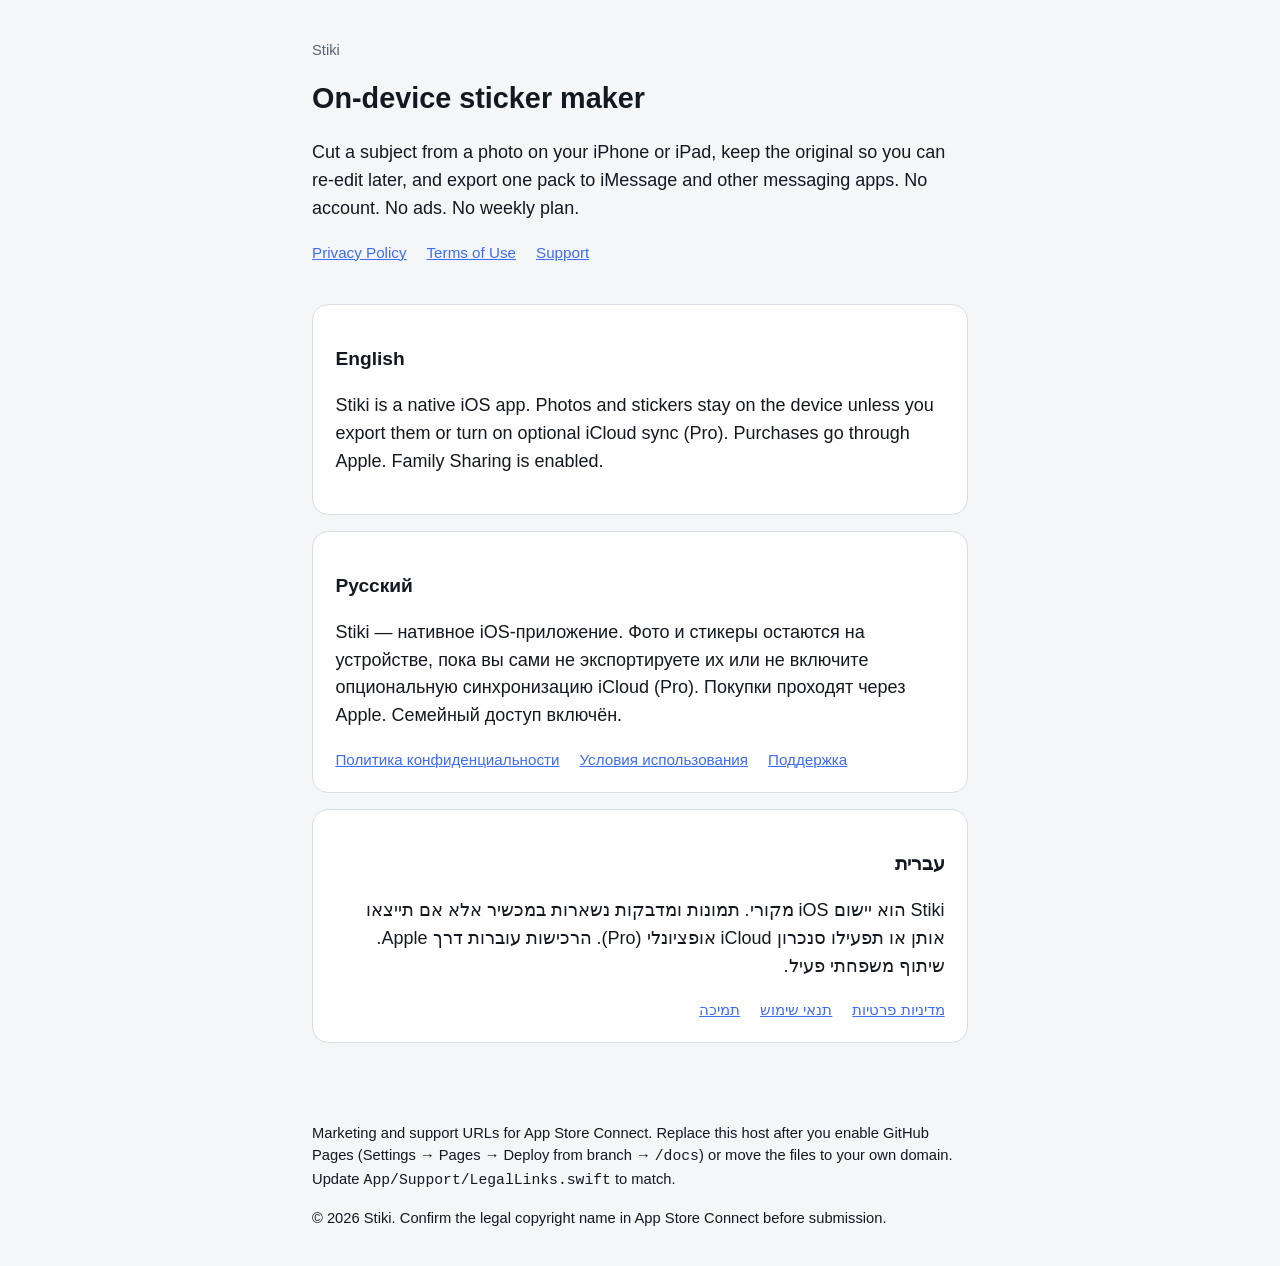
<file: docs/index.html>
<!DOCTYPE html>
<html lang="en">
<head>
  <meta charset="utf-8">
  <meta name="viewport" content="width=device-width, initial-scale=1">
  <title>Stiki</title>
  <link rel="stylesheet" href="assets/site.css">
</head>
<body>
  <header>
    <p class="muted">Stiki</p>
    <h1>On-device sticker maker</h1>
    <p>Cut a subject from a photo on your iPhone or iPad, keep the original so you can re-edit later, and export one pack to iMessage and other messaging apps. No account. No ads. No weekly plan.</p>
    <nav aria-label="Legal">
      <a href="privacy.html">Privacy Policy</a>
      <a href="terms.html">Terms of Use</a>
      <a href="support.html">Support</a>
    </nav>
  </header>
  <main>
    <section lang="en" id="en">
      <h2>English</h2>
      <p>Stiki is a native iOS app. Photos and stickers stay on the device unless you export them or turn on optional iCloud sync (Pro). Purchases go through Apple. Family Sharing is enabled.</p>
    </section>
    <section lang="ru" id="ru">
      <h2>Русский</h2>
      <p>Stiki — нативное iOS-приложение. Фото и стикеры остаются на устройстве, пока вы сами не экспортируете их или не включите опциональную синхронизацию iCloud (Pro). Покупки проходят через Apple. Семейный доступ включён.</p>
      <nav>
        <a href="privacy.html#ru">Политика конфиденциальности</a>
        <a href="terms.html#ru">Условия использования</a>
        <a href="support.html#ru">Поддержка</a>
      </nav>
    </section>
    <section lang="he" id="he" dir="rtl">
      <h2>עברית</h2>
      <p>Stiki הוא יישום iOS מקורי. תמונות ומדבקות נשארות במכשיר אלא אם תייצאו אותן או תפעילו סנכרון iCloud אופציונלי (Pro). הרכישות עוברות דרך Apple. שיתוף משפחתי פעיל.</p>
      <nav>
        <a href="privacy.html#he">מדיניות פרטיות</a>
        <a href="terms.html#he">תנאי שימוש</a>
        <a href="support.html#he">תמיכה</a>
      </nav>
    </section>
  </main>
  <footer>
    <p>Marketing and support URLs for App Store Connect. Replace this host after you enable GitHub Pages (Settings → Pages → Deploy from branch → <code>/docs</code>) or move the files to your own domain. Update <code>App/Support/LegalLinks.swift</code> to match.</p>
    <p>© 2026 Stiki. Confirm the legal copyright name in App Store Connect before submission.</p>
  </footer>
</body>
</html>
</file>
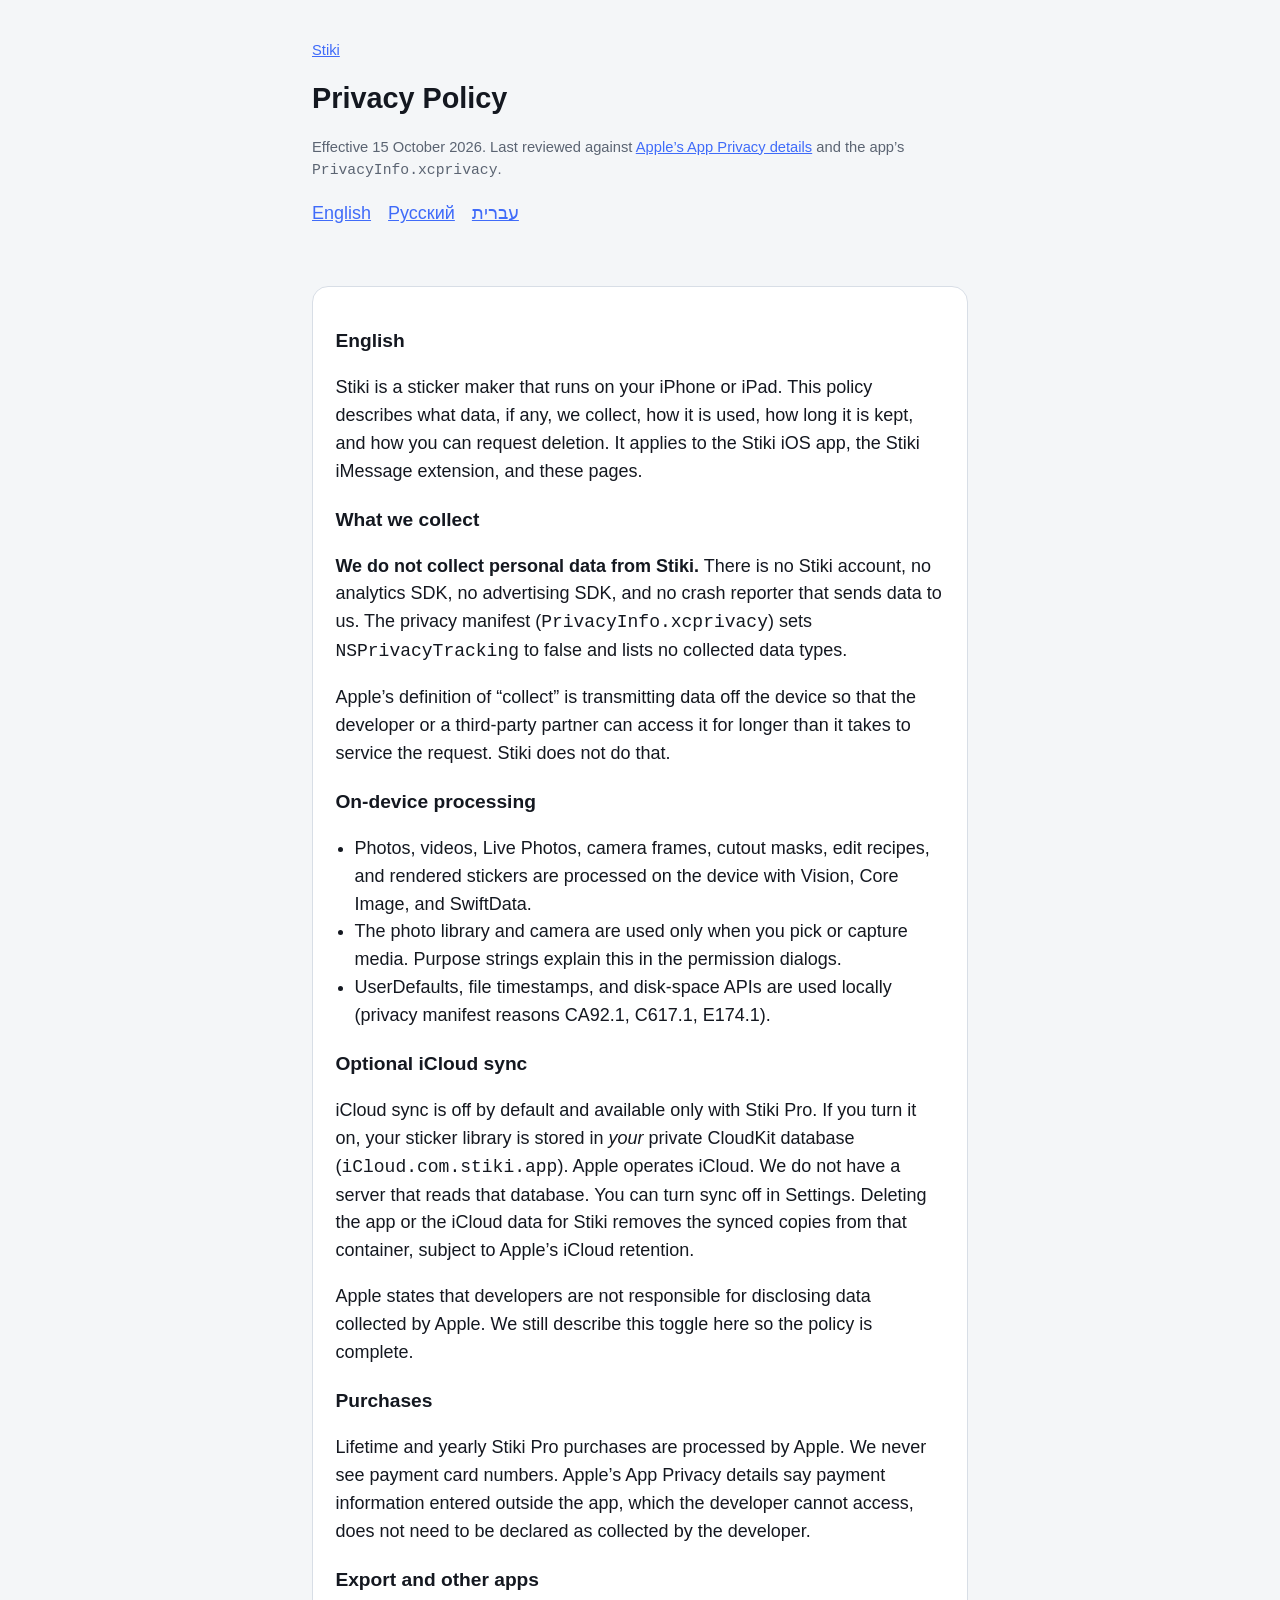
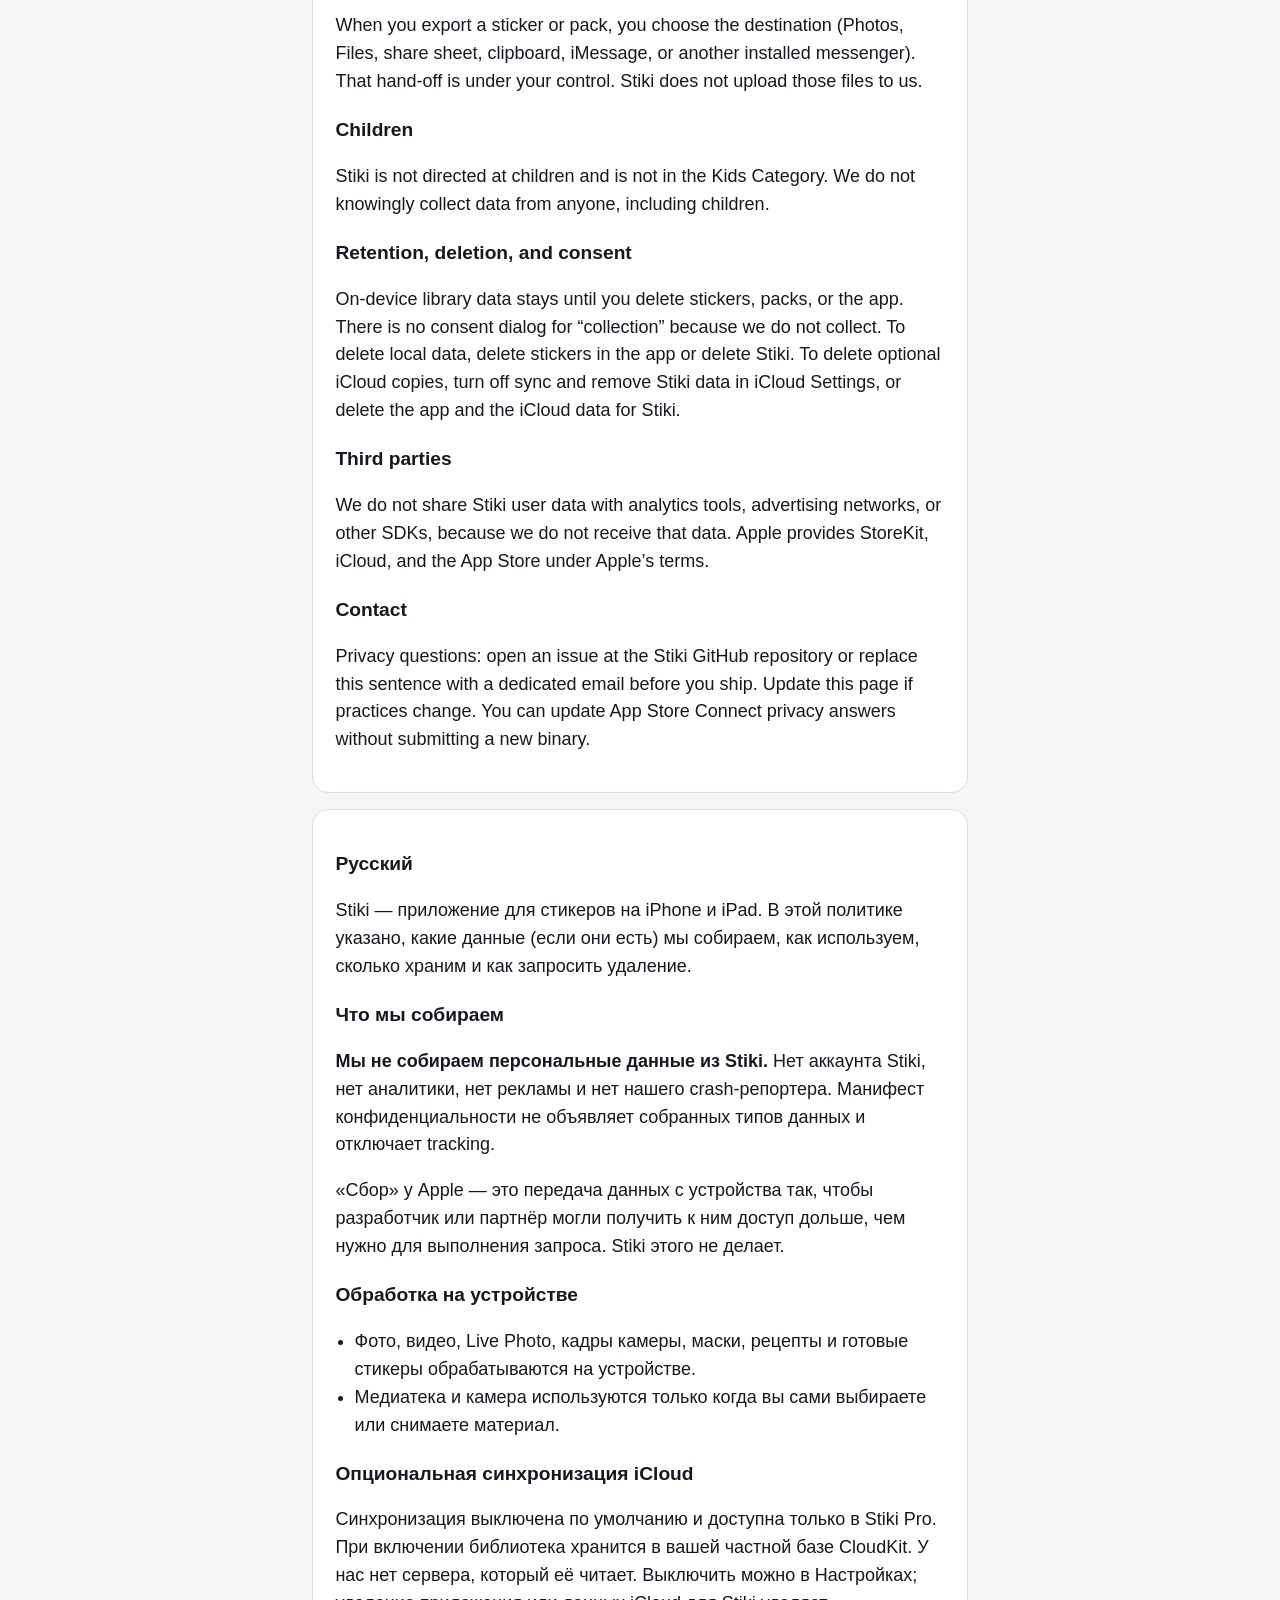
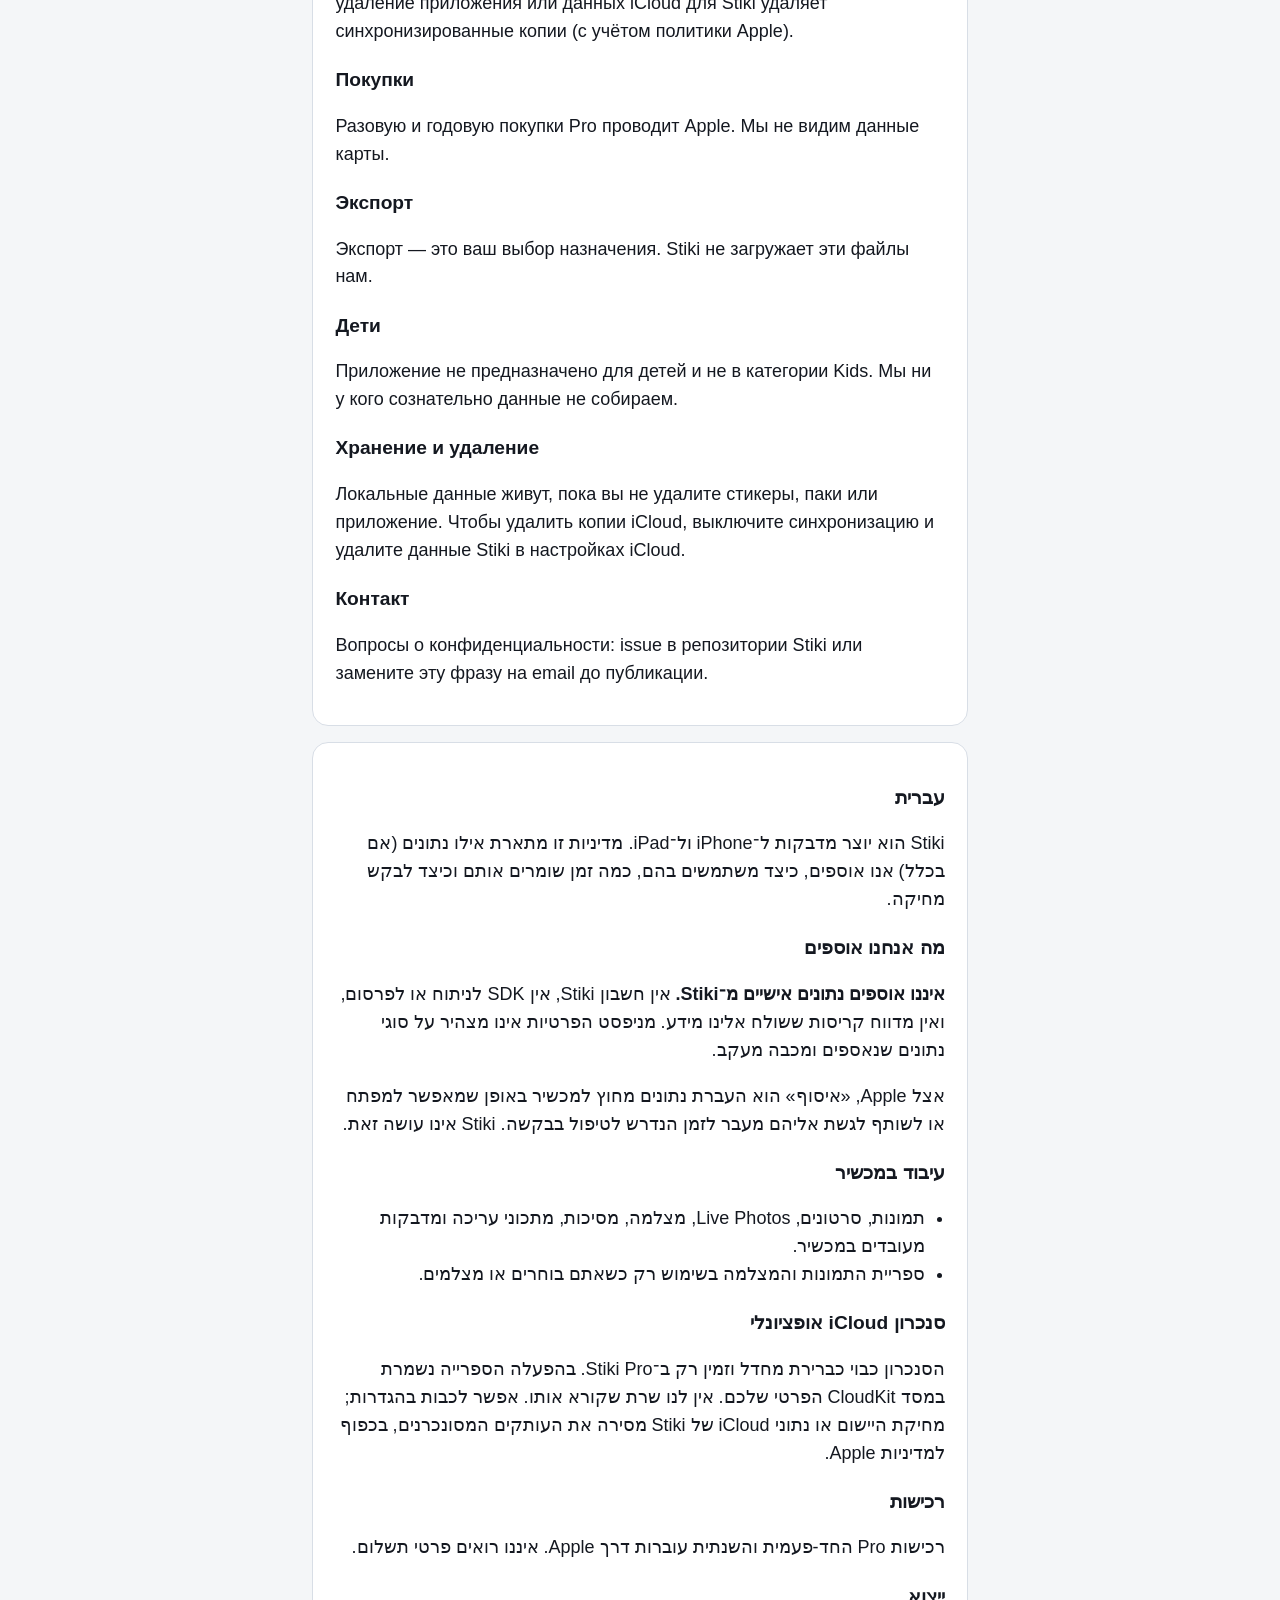
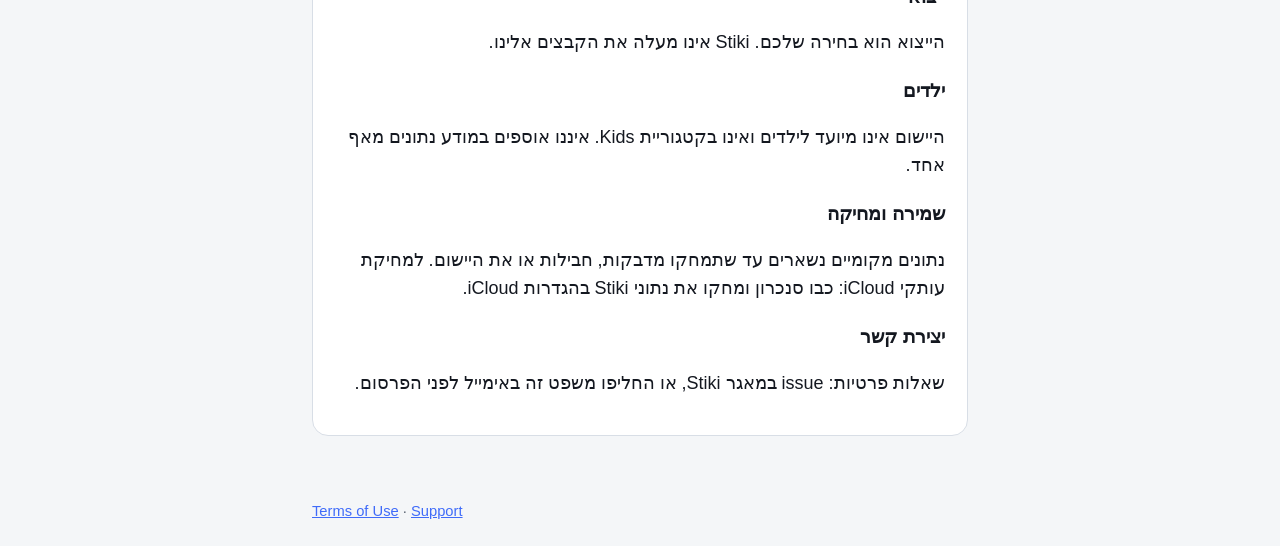
<file: docs/privacy.html>
<!DOCTYPE html>
<html lang="en">
<head>
  <meta charset="utf-8">
  <meta name="viewport" content="width=device-width, initial-scale=1">
  <title>Stiki Privacy Policy</title>
  <link rel="stylesheet" href="assets/site.css">
</head>
<body>
  <header>
    <p class="muted"><a href="index.html">Stiki</a></p>
    <h1>Privacy Policy</h1>
    <p class="muted">Effective 15 October 2026. Last reviewed against <a href="https://developer.apple.com/app-store/app-privacy-details/">Apple’s App Privacy details</a> and the app’s <code>PrivacyInfo.xcprivacy</code>.</p>
    <p class="langs"><a href="#en">English</a> <a href="#ru">Русский</a> <a href="#he">עברית</a></p>
  </header>
  <main>
    <section lang="en" id="en">
      <h2>English</h2>
      <p>Stiki is a sticker maker that runs on your iPhone or iPad. This policy describes what data, if any, we collect, how it is used, how long it is kept, and how you can request deletion. It applies to the Stiki iOS app, the Stiki iMessage extension, and these pages.</p>
      <h2>What we collect</h2>
      <p><strong>We do not collect personal data from Stiki.</strong> There is no Stiki account, no analytics SDK, no advertising SDK, and no crash reporter that sends data to us. The privacy manifest (<code>PrivacyInfo.xcprivacy</code>) sets <code>NSPrivacyTracking</code> to false and lists no collected data types.</p>
      <p>Apple’s definition of “collect” is transmitting data off the device so that the developer or a third-party partner can access it for longer than it takes to service the request. Stiki does not do that.</p>
      <h2>On-device processing</h2>
      <ul>
        <li>Photos, videos, Live Photos, camera frames, cutout masks, edit recipes, and rendered stickers are processed on the device with Vision, Core Image, and SwiftData.</li>
        <li>The photo library and camera are used only when you pick or capture media. Purpose strings explain this in the permission dialogs.</li>
        <li>UserDefaults, file timestamps, and disk-space APIs are used locally (privacy manifest reasons CA92.1, C617.1, E174.1).</li>
      </ul>
      <h2>Optional iCloud sync</h2>
      <p>iCloud sync is off by default and available only with Stiki Pro. If you turn it on, your sticker library is stored in <em>your</em> private CloudKit database (<code>iCloud.com.stiki.app</code>). Apple operates iCloud. We do not have a server that reads that database. You can turn sync off in Settings. Deleting the app or the iCloud data for Stiki removes the synced copies from that container, subject to Apple’s iCloud retention.</p>
      <p>Apple states that developers are not responsible for disclosing data collected by Apple. We still describe this toggle here so the policy is complete.</p>
      <h2>Purchases</h2>
      <p>Lifetime and yearly Stiki Pro purchases are processed by Apple. We never see payment card numbers. Apple’s App Privacy details say payment information entered outside the app, which the developer cannot access, does not need to be declared as collected by the developer.</p>
      <h2>Export and other apps</h2>
      <p>When you export a sticker or pack, you choose the destination (Photos, Files, share sheet, clipboard, iMessage, or another installed messenger). That hand-off is under your control. Stiki does not upload those files to us.</p>
      <h2>Children</h2>
      <p>Stiki is not directed at children and is not in the Kids Category. We do not knowingly collect data from anyone, including children.</p>
      <h2>Retention, deletion, and consent</h2>
      <p>On-device library data stays until you delete stickers, packs, or the app. There is no consent dialog for “collection” because we do not collect. To delete local data, delete stickers in the app or delete Stiki. To delete optional iCloud copies, turn off sync and remove Stiki data in iCloud Settings, or delete the app and the iCloud data for Stiki.</p>
      <h2>Third parties</h2>
      <p>We do not share Stiki user data with analytics tools, advertising networks, or other SDKs, because we do not receive that data. Apple provides StoreKit, iCloud, and the App Store under Apple’s terms.</p>
      <h2>Contact</h2>
      <p>Privacy questions: open an issue at the Stiki GitHub repository or replace this sentence with a dedicated email before you ship. Update this page if practices change. You can update App Store Connect privacy answers without submitting a new binary.</p>
    </section>

    <section lang="ru" id="ru">
      <h2>Русский</h2>
      <p>Stiki — приложение для стикеров на iPhone и iPad. В этой политике указано, какие данные (если они есть) мы собираем, как используем, сколько храним и как запросить удаление.</p>
      <h2>Что мы собираем</h2>
      <p><strong>Мы не собираем персональные данные из Stiki.</strong> Нет аккаунта Stiki, нет аналитики, нет рекламы и нет нашего crash-репортера. Манифест конфиденциальности не объявляет собранных типов данных и отключает tracking.</p>
      <p>«Сбор» у Apple — это передача данных с устройства так, чтобы разработчик или партнёр могли получить к ним доступ дольше, чем нужно для выполнения запроса. Stiki этого не делает.</p>
      <h2>Обработка на устройстве</h2>
      <ul>
        <li>Фото, видео, Live Photo, кадры камеры, маски, рецепты и готовые стикеры обрабатываются на устройстве.</li>
        <li>Медиатека и камера используются только когда вы сами выбираете или снимаете материал.</li>
      </ul>
      <h2>Опциональная синхронизация iCloud</h2>
      <p>Синхронизация выключена по умолчанию и доступна только в Stiki Pro. При включении библиотека хранится в вашей частной базе CloudKit. У нас нет сервера, который её читает. Выключить можно в Настройках; удаление приложения или данных iCloud для Stiki удаляет синхронизированные копии (с учётом политики Apple).</p>
      <h2>Покупки</h2>
      <p>Разовую и годовую покупки Pro проводит Apple. Мы не видим данные карты.</p>
      <h2>Экспорт</h2>
      <p>Экспорт — это ваш выбор назначения. Stiki не загружает эти файлы нам.</p>
      <h2>Дети</h2>
      <p>Приложение не предназначено для детей и не в категории Kids. Мы ни у кого сознательно данные не собираем.</p>
      <h2>Хранение и удаление</h2>
      <p>Локальные данные живут, пока вы не удалите стикеры, паки или приложение. Чтобы удалить копии iCloud, выключите синхронизацию и удалите данные Stiki в настройках iCloud.</p>
      <h2>Контакт</h2>
      <p>Вопросы о конфиденциальности: issue в репозитории Stiki или замените эту фразу на email до публикации.</p>
    </section>

    <section lang="he" id="he" dir="rtl">
      <h2>עברית</h2>
      <p>Stiki הוא יוצר מדבקות ל־iPhone ול־iPad. מדיניות זו מתארת אילו נתונים (אם בכלל) אנו אוספים, כיצד משתמשים בהם, כמה זמן שומרים אותם וכיצד לבקש מחיקה.</p>
      <h2>מה אנחנו אוספים</h2>
      <p><strong>איננו אוספים נתונים אישיים מ־Stiki.</strong> אין חשבון Stiki, אין SDK לניתוח או לפרסום, ואין מדווח קריסות ששולח אלינו מידע. מניפסט הפרטיות אינו מצהיר על סוגי נתונים שנאספים ומכבה מעקב.</p>
      <p>אצל Apple, «איסוף» הוא העברת נתונים מחוץ למכשיר באופן שמאפשר למפתח או לשותף לגשת אליהם מעבר לזמן הנדרש לטיפול בבקשה. Stiki אינו עושה זאת.</p>
      <h2>עיבוד במכשיר</h2>
      <ul>
        <li>תמונות, סרטונים, Live Photos, מצלמה, מסיכות, מתכוני עריכה ומדבקות מעובדים במכשיר.</li>
        <li>ספריית התמונות והמצלמה בשימוש רק כשאתם בוחרים או מצלמים.</li>
      </ul>
      <h2>סנכרון iCloud אופציונלי</h2>
      <p>הסנכרון כבוי כברירת מחדל וזמין רק ב־Stiki Pro. בהפעלה הספרייה נשמרת במסד CloudKit הפרטי שלכם. אין לנו שרת שקורא אותו. אפשר לכבות בהגדרות; מחיקת היישום או נתוני iCloud של Stiki מסירה את העותקים המסונכרנים, בכפוף למדיניות Apple.</p>
      <h2>רכישות</h2>
      <p>רכישות Pro החד-פעמית והשנתית עוברות דרך Apple. איננו רואים פרטי תשלום.</p>
      <h2>ייצוא</h2>
      <p>הייצוא הוא בחירה שלכם. Stiki אינו מעלה את הקבצים אלינו.</p>
      <h2>ילדים</h2>
      <p>היישום אינו מיועד לילדים ואינו בקטגוריית Kids. איננו אוספים במודע נתונים מאף אחד.</p>
      <h2>שמירה ומחיקה</h2>
      <p>נתונים מקומיים נשארים עד שתמחקו מדבקות, חבילות או את היישום. למחיקת עותקי iCloud: כבו סנכרון ומחקו את נתוני Stiki בהגדרות iCloud.</p>
      <h2>יצירת קשר</h2>
      <p>שאלות פרטיות: issue במאגר Stiki, או החליפו משפט זה באימייל לפני הפרסום.</p>
    </section>
  </main>
  <footer>
    <a href="terms.html">Terms of Use</a> · <a href="support.html">Support</a>
  </footer>
</body>
</html>
</file>
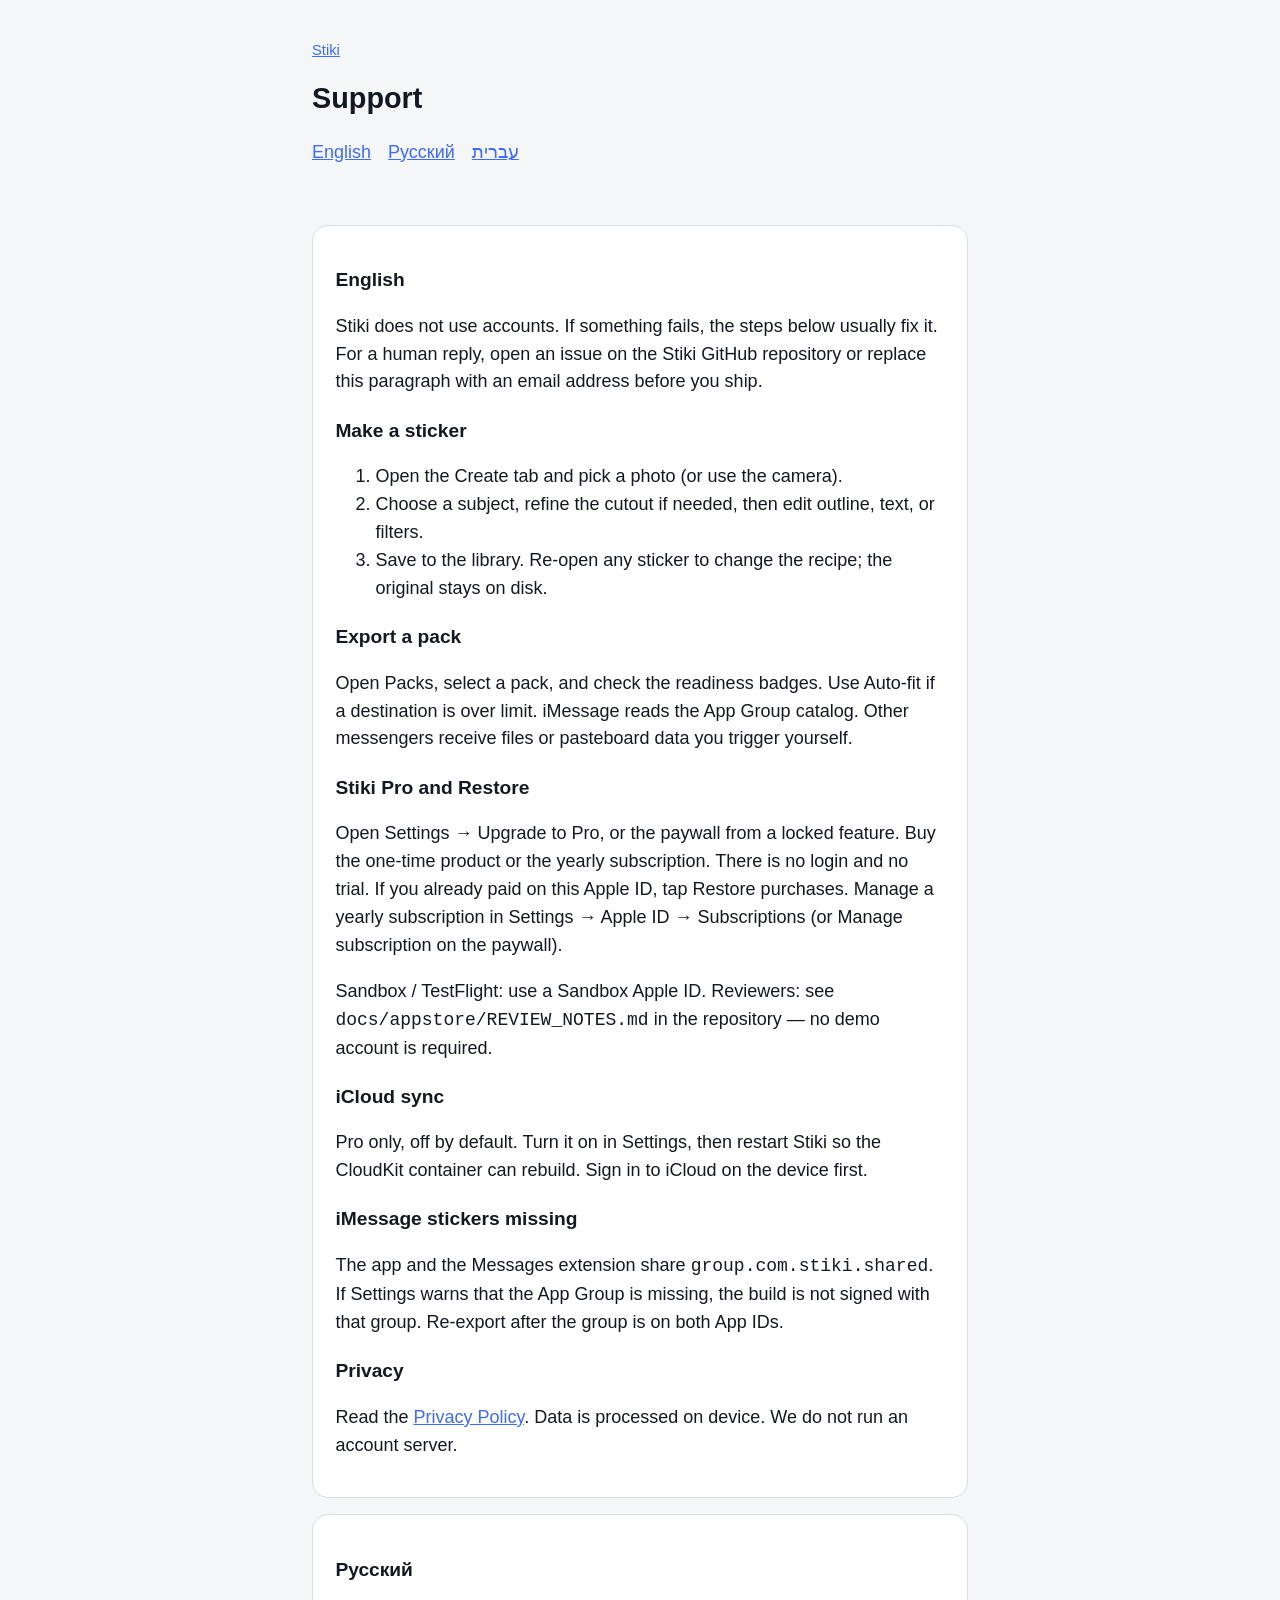
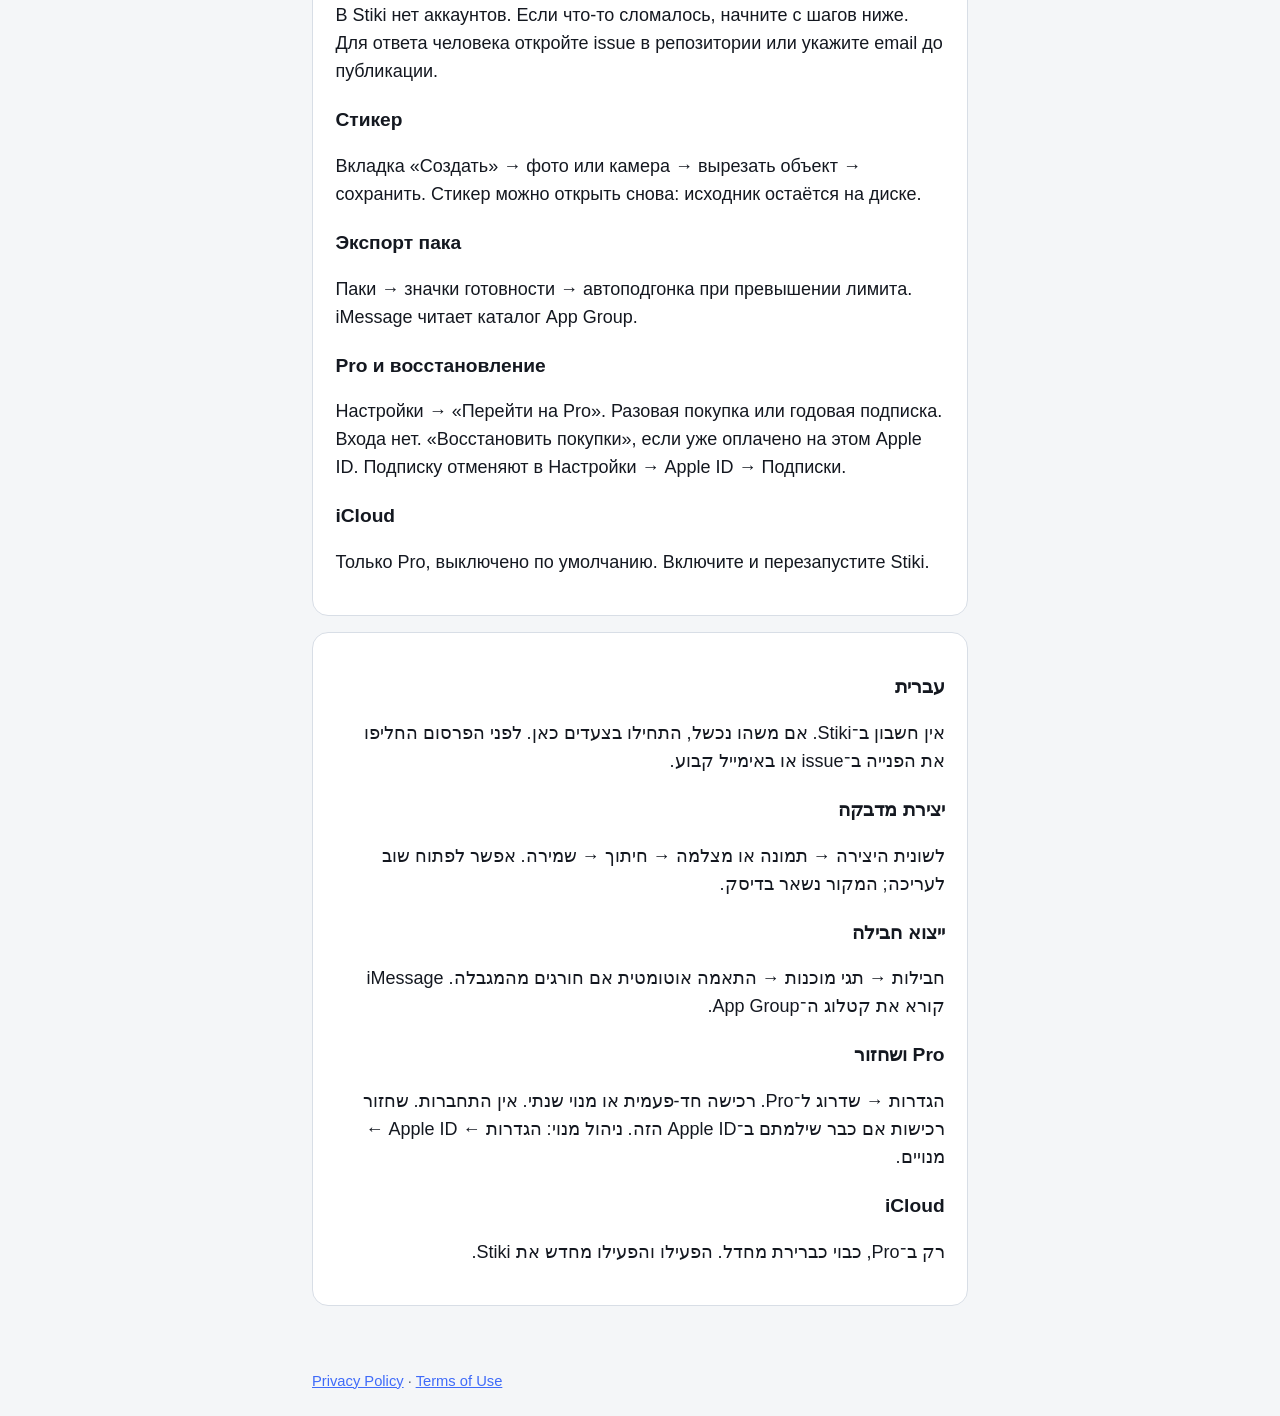
<file: docs/support.html>
<!DOCTYPE html>
<html lang="en">
<head>
  <meta charset="utf-8">
  <meta name="viewport" content="width=device-width, initial-scale=1">
  <title>Stiki Support</title>
  <link rel="stylesheet" href="assets/site.css">
</head>
<body>
  <header>
    <p class="muted"><a href="index.html">Stiki</a></p>
    <h1>Support</h1>
    <p class="langs"><a href="#en">English</a> <a href="#ru">Русский</a> <a href="#he">עברית</a></p>
  </header>
  <main>
    <section lang="en" id="en">
      <h2>English</h2>
      <p>Stiki does not use accounts. If something fails, the steps below usually fix it. For a human reply, open an issue on the Stiki GitHub repository or replace this paragraph with an email address before you ship.</p>
      <h2>Make a sticker</h2>
      <ol>
        <li>Open the Create tab and pick a photo (or use the camera).</li>
        <li>Choose a subject, refine the cutout if needed, then edit outline, text, or filters.</li>
        <li>Save to the library. Re-open any sticker to change the recipe; the original stays on disk.</li>
      </ol>
      <h2>Export a pack</h2>
      <p>Open Packs, select a pack, and check the readiness badges. Use Auto-fit if a destination is over limit. iMessage reads the App Group catalog. Other messengers receive files or pasteboard data you trigger yourself.</p>
      <h2>Stiki Pro and Restore</h2>
      <p>Open Settings → Upgrade to Pro, or the paywall from a locked feature. Buy the one-time product or the yearly subscription. There is no login and no trial. If you already paid on this Apple ID, tap Restore purchases. Manage a yearly subscription in Settings → Apple ID → Subscriptions (or Manage subscription on the paywall).</p>
      <p>Sandbox / TestFlight: use a Sandbox Apple ID. Reviewers: see <code>docs/appstore/REVIEW_NOTES.md</code> in the repository — no demo account is required.</p>
      <h2>iCloud sync</h2>
      <p>Pro only, off by default. Turn it on in Settings, then restart Stiki so the CloudKit container can rebuild. Sign in to iCloud on the device first.</p>
      <h2>iMessage stickers missing</h2>
      <p>The app and the Messages extension share <code>group.com.stiki.shared</code>. If Settings warns that the App Group is missing, the build is not signed with that group. Re-export after the group is on both App IDs.</p>
      <h2>Privacy</h2>
      <p>Read the <a href="privacy.html">Privacy Policy</a>. Data is processed on device. We do not run an account server.</p>
    </section>

    <section lang="ru" id="ru">
      <h2>Русский</h2>
      <p>В Stiki нет аккаунтов. Если что-то сломалось, начните с шагов ниже. Для ответа человека откройте issue в репозитории или укажите email до публикации.</p>
      <h2>Стикер</h2>
      <p>Вкладка «Создать» → фото или камера → вырезать объект → сохранить. Стикер можно открыть снова: исходник остаётся на диске.</p>
      <h2>Экспорт пака</h2>
      <p>Паки → значки готовности → автоподгонка при превышении лимита. iMessage читает каталог App Group.</p>
      <h2>Pro и восстановление</h2>
      <p>Настройки → «Перейти на Pro». Разовая покупка или годовая подписка. Входа нет. «Восстановить покупки», если уже оплачено на этом Apple ID. Подписку отменяют в Настройки → Apple ID → Подписки.</p>
      <h2>iCloud</h2>
      <p>Только Pro, выключено по умолчанию. Включите и перезапустите Stiki.</p>
    </section>

    <section lang="he" id="he" dir="rtl">
      <h2>עברית</h2>
      <p>אין חשבון ב־Stiki. אם משהו נכשל, התחילו בצעדים כאן. לפני הפרסום החליפו את הפנייה ב־issue או באימייל קבוע.</p>
      <h2>יצירת מדבקה</h2>
      <p>לשונית היצירה → תמונה או מצלמה → חיתוך → שמירה. אפשר לפתוח שוב לעריכה; המקור נשאר בדיסק.</p>
      <h2>ייצוא חבילה</h2>
      <p>חבילות → תגי מוכנות → התאמה אוטומטית אם חורגים מהמגבלה. iMessage קורא את קטלוג ה־App Group.</p>
      <h2>Pro ושחזור</h2>
      <p>הגדרות → שדרוג ל־Pro. רכישה חד-פעמית או מנוי שנתי. אין התחברות. שחזור רכישות אם כבר שילמתם ב־Apple ID הזה. ניהול מנוי: הגדרות ← Apple ID ← מנויים.</p>
      <h2>iCloud</h2>
      <p>רק ב־Pro, כבוי כברירת מחדל. הפעילו והפעילו מחדש את Stiki.</p>
    </section>
  </main>
  <footer>
    <a href="privacy.html">Privacy Policy</a> · <a href="terms.html">Terms of Use</a>
  </footer>
</body>
</html>
</file>
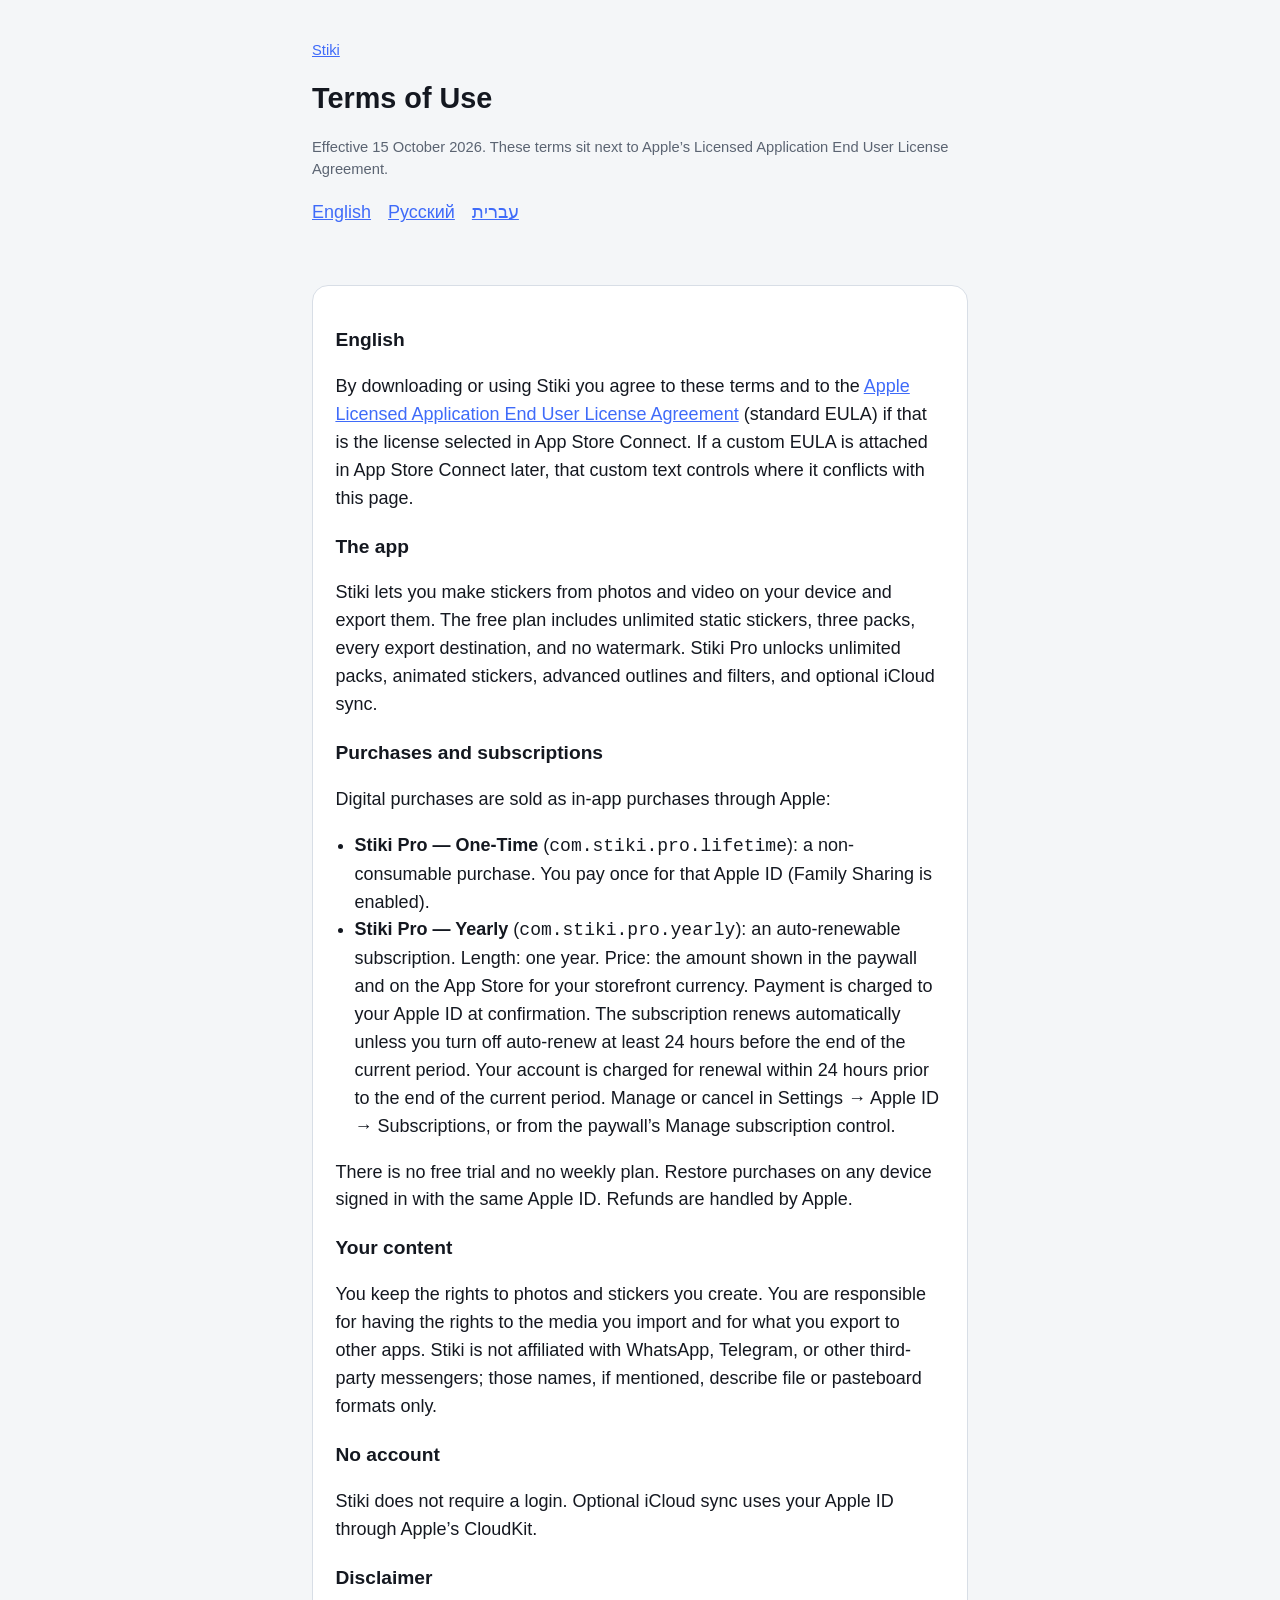
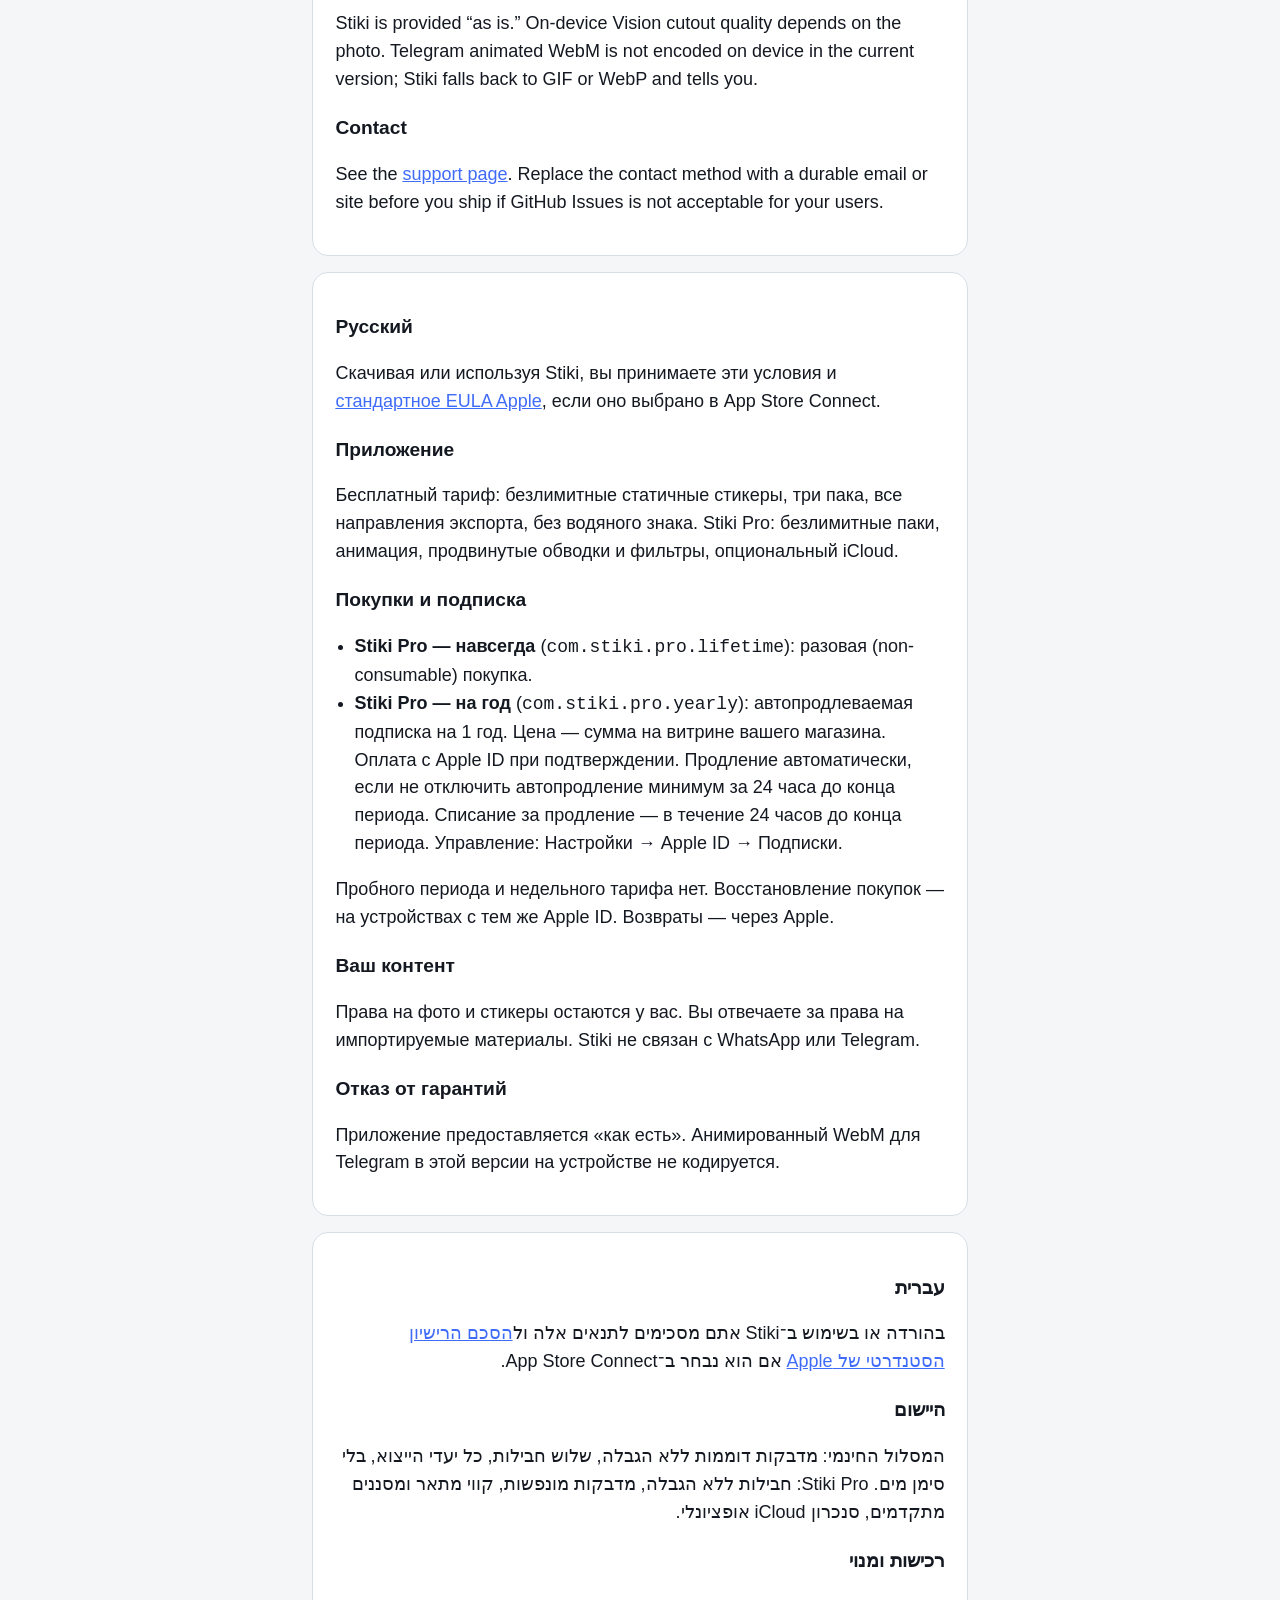
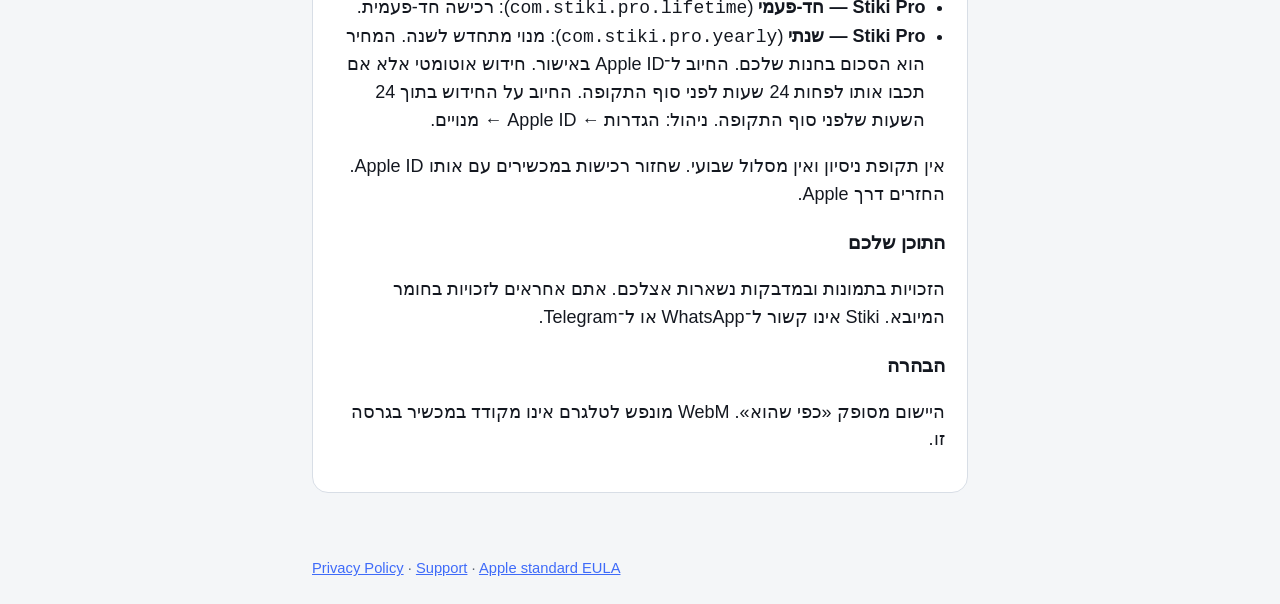
<file: docs/terms.html>
<!DOCTYPE html>
<html lang="en">
<head>
  <meta charset="utf-8">
  <meta name="viewport" content="width=device-width, initial-scale=1">
  <title>Stiki Terms of Use</title>
  <link rel="stylesheet" href="assets/site.css">
</head>
<body>
  <header>
    <p class="muted"><a href="index.html">Stiki</a></p>
    <h1>Terms of Use</h1>
    <p class="muted">Effective 15 October 2026. These terms sit next to Apple’s Licensed Application End User License Agreement.</p>
    <p class="langs"><a href="#en">English</a> <a href="#ru">Русский</a> <a href="#he">עברית</a></p>
  </header>
  <main>
    <section lang="en" id="en">
      <h2>English</h2>
      <p>By downloading or using Stiki you agree to these terms and to the <a href="https://www.apple.com/legal/internet-services/itunes/dev/stdeula/">Apple Licensed Application End User License Agreement</a> (standard EULA) if that is the license selected in App Store Connect. If a custom EULA is attached in App Store Connect later, that custom text controls where it conflicts with this page.</p>
      <h2>The app</h2>
      <p>Stiki lets you make stickers from photos and video on your device and export them. The free plan includes unlimited static stickers, three packs, every export destination, and no watermark. Stiki Pro unlocks unlimited packs, animated stickers, advanced outlines and filters, and optional iCloud sync.</p>
      <h2>Purchases and subscriptions</h2>
      <p>Digital purchases are sold as in-app purchases through Apple:</p>
      <ul>
        <li><strong>Stiki Pro — One-Time</strong> (<code>com.stiki.pro.lifetime</code>): a non-consumable purchase. You pay once for that Apple ID (Family Sharing is enabled).</li>
        <li><strong>Stiki Pro — Yearly</strong> (<code>com.stiki.pro.yearly</code>): an auto-renewable subscription. Length: one year. Price: the amount shown in the paywall and on the App Store for your storefront currency. Payment is charged to your Apple ID at confirmation. The subscription renews automatically unless you turn off auto-renew at least 24 hours before the end of the current period. Your account is charged for renewal within 24 hours prior to the end of the current period. Manage or cancel in Settings → Apple ID → Subscriptions, or from the paywall’s Manage subscription control.</li>
      </ul>
      <p>There is no free trial and no weekly plan. Restore purchases on any device signed in with the same Apple ID. Refunds are handled by Apple.</p>
      <h2>Your content</h2>
      <p>You keep the rights to photos and stickers you create. You are responsible for having the rights to the media you import and for what you export to other apps. Stiki is not affiliated with WhatsApp, Telegram, or other third-party messengers; those names, if mentioned, describe file or pasteboard formats only.</p>
      <h2>No account</h2>
      <p>Stiki does not require a login. Optional iCloud sync uses your Apple ID through Apple’s CloudKit.</p>
      <h2>Disclaimer</h2>
      <p>Stiki is provided “as is.” On-device Vision cutout quality depends on the photo. Telegram animated WebM is not encoded on device in the current version; Stiki falls back to GIF or WebP and tells you.</p>
      <h2>Contact</h2>
      <p>See the <a href="support.html">support page</a>. Replace the contact method with a durable email or site before you ship if GitHub Issues is not acceptable for your users.</p>
    </section>

    <section lang="ru" id="ru">
      <h2>Русский</h2>
      <p>Скачивая или используя Stiki, вы принимаете эти условия и <a href="https://www.apple.com/legal/internet-services/itunes/dev/stdeula/">стандартное EULA Apple</a>, если оно выбрано в App Store Connect.</p>
      <h2>Приложение</h2>
      <p>Бесплатный тариф: безлимитные статичные стикеры, три пака, все направления экспорта, без водяного знака. Stiki Pro: безлимитные паки, анимация, продвинутые обводки и фильтры, опциональный iCloud.</p>
      <h2>Покупки и подписка</h2>
      <ul>
        <li><strong>Stiki Pro — навсегда</strong> (<code>com.stiki.pro.lifetime</code>): разовая (non-consumable) покупка.</li>
        <li><strong>Stiki Pro — на год</strong> (<code>com.stiki.pro.yearly</code>): автопродлеваемая подписка на 1 год. Цена — сумма на витрине вашего магазина. Оплата с Apple ID при подтверждении. Продление автоматически, если не отключить автопродление минимум за 24 часа до конца периода. Списание за продление — в течение 24 часов до конца периода. Управление: Настройки → Apple ID → Подписки.</li>
      </ul>
      <p>Пробного периода и недельного тарифа нет. Восстановление покупок — на устройствах с тем же Apple ID. Возвраты — через Apple.</p>
      <h2>Ваш контент</h2>
      <p>Права на фото и стикеры остаются у вас. Вы отвечаете за права на импортируемые материалы. Stiki не связан с WhatsApp или Telegram.</p>
      <h2>Отказ от гарантий</h2>
      <p>Приложение предоставляется «как есть». Анимированный WebM для Telegram в этой версии на устройстве не кодируется.</p>
    </section>

    <section lang="he" id="he" dir="rtl">
      <h2>עברית</h2>
      <p>בהורדה או בשימוש ב־Stiki אתם מסכימים לתנאים אלה ול<a href="https://www.apple.com/legal/internet-services/itunes/dev/stdeula/">הסכם הרישיון הסטנדרטי של Apple</a> אם הוא נבחר ב־App Store Connect.</p>
      <h2>היישום</h2>
      <p>המסלול החינמי: מדבקות דוממות ללא הגבלה, שלוש חבילות, כל יעדי הייצוא, בלי סימן מים. Stiki Pro: חבילות ללא הגבלה, מדבקות מונפשות, קווי מתאר ומסננים מתקדמים, סנכרון iCloud אופציונלי.</p>
      <h2>רכישות ומנוי</h2>
      <ul>
        <li><strong>Stiki Pro — חד-פעמי</strong> (<code>com.stiki.pro.lifetime</code>): רכישה חד-פעמית.</li>
        <li><strong>Stiki Pro — שנתי</strong> (<code>com.stiki.pro.yearly</code>): מנוי מתחדש לשנה. המחיר הוא הסכום בחנות שלכם. החיוב ל־Apple ID באישור. חידוש אוטומטי אלא אם תכבו אותו לפחות 24 שעות לפני סוף התקופה. החיוב על החידוש בתוך 24 השעות שלפני סוף התקופה. ניהול: הגדרות ← Apple ID ← מנויים.</li>
      </ul>
      <p>אין תקופת ניסיון ואין מסלול שבועי. שחזור רכישות במכשירים עם אותו Apple ID. החזרים דרך Apple.</p>
      <h2>התוכן שלכם</h2>
      <p>הזכויות בתמונות ובמדבקות נשארות אצלכם. אתם אחראים לזכויות בחומר המיובא. Stiki אינו קשור ל־WhatsApp או ל־Telegram.</p>
      <h2>הבהרה</h2>
      <p>היישום מסופק «כפי שהוא». WebM מונפש לטלגרם אינו מקודד במכשיר בגרסה זו.</p>
    </section>
  </main>
  <footer>
    <a href="privacy.html">Privacy Policy</a> · <a href="support.html">Support</a> ·
    <a href="https://www.apple.com/legal/internet-services/itunes/dev/stdeula/">Apple standard EULA</a>
  </footer>
</body>
</html>
</file>
<file: docs/assets/site.css>
:root {
  color-scheme: light dark;
  --bg: #f4f6f8;
  --card: #ffffff;
  --ink: #141820;
  --muted: #5b6472;
  --line: #d8dee6;
  --accent: #3f6bf9;
}
@media (prefers-color-scheme: dark) {
  :root {
    --bg: #0e1014;
    --card: #161a22;
    --ink: #f3f5f7;
    --muted: #a7b0bc;
    --line: #2a3140;
    --accent: #6b8cff;
  }
}
* { box-sizing: border-box; }
html { scroll-behavior: smooth; }
body {
  margin: 0;
  font: 18px/1.55 -apple-system, BlinkMacSystemFont, "Segoe UI", sans-serif;
  background: var(--bg);
  color: var(--ink);
}
header, main, footer { max-width: 44rem; margin: 0 auto; padding: 1.5rem; }
header { padding-bottom: 0; }
a { color: var(--accent); }
nav {
  display: flex;
  flex-wrap: wrap;
  gap: 0.75rem 1.25rem;
  margin: 1rem 0 0;
  font-size: 0.95rem;
}
.langs a { margin-inline-end: 0.75rem; }
section {
  background: var(--card);
  border: 1px solid var(--line);
  border-radius: 16px;
  padding: 1.25rem 1.4rem;
  margin: 1rem 0;
}
h1 { font-size: 1.8rem; margin: 0.2rem 0 0.4rem; }
h2 { font-size: 1.2rem; margin: 1.2rem 0 0.4rem; }
p, li { color: var(--ink); }
.muted, footer { color: var(--muted); font-size: 0.92rem; }
ul { padding-inline-start: 1.2rem; }
[dir="rtl"] { text-align: right; }
@media (max-width: 640px) {
  body { font-size: 16px; }
  header, main, footer { padding: 1rem; }
}
</file>
